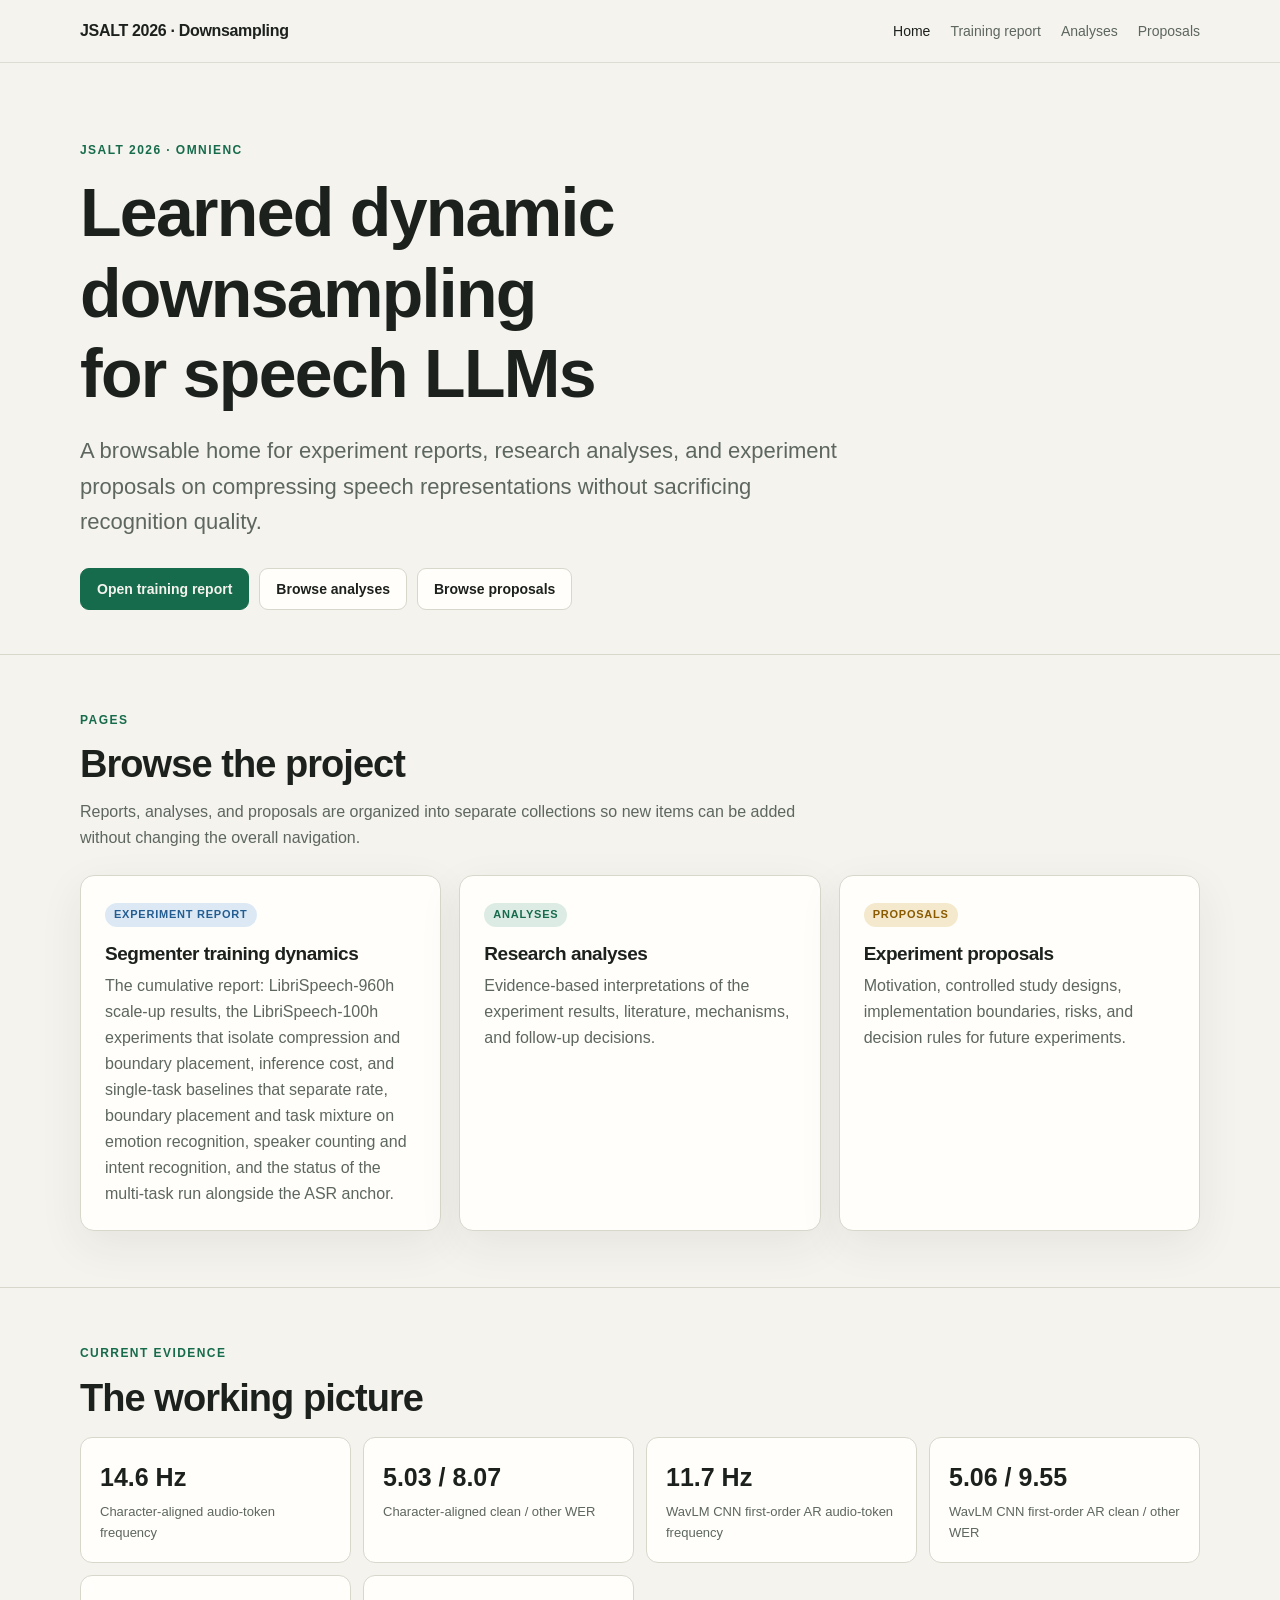
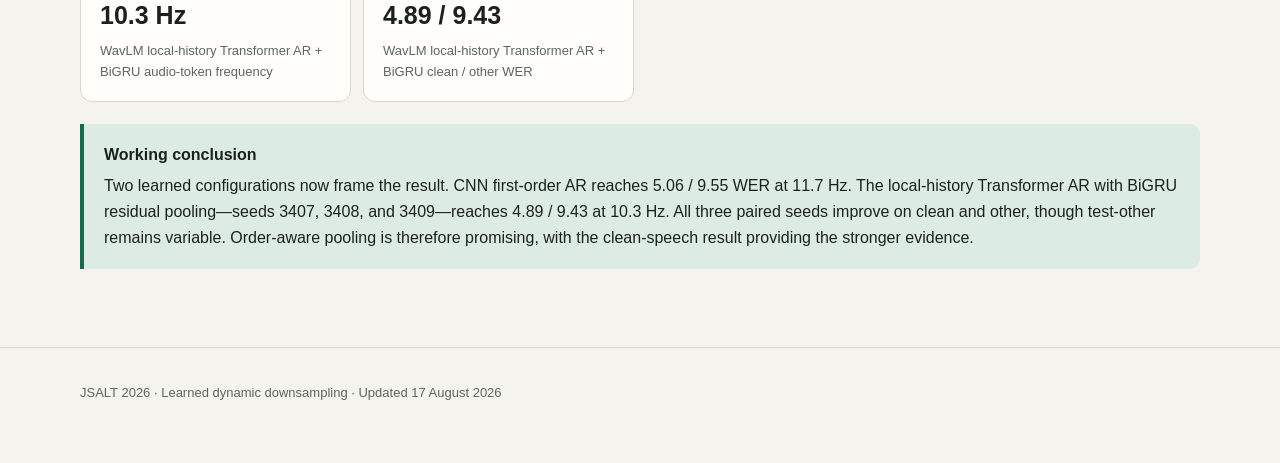
<file: index.html>
<!doctype html>
<html lang="en">
<head>
  <meta charset="utf-8">
  <meta name="viewport" content="width=device-width, initial-scale=1">
  <meta name="description" content="JSALT 2026 research reports on learned dynamic downsampling for speech language models.">
  <title>JSALT 2026 · Speech Downsampling Research</title>
  <link rel="stylesheet" href="assets/site.css">
</head>
<body>
  <nav class="site-nav" aria-label="Primary navigation">
    <div class="nav-inner">
      <a class="brand" href="./">JSALT 2026 · Downsampling</a>
      <div class="nav-links">
        <a href="./" aria-current="page">Home</a>
        <a href="reports/segmenter-training.html">Training report</a>
        <a href="research/">Analyses</a>
        <a href="proposals/">Proposals</a>
      </div>
    </div>
  </nav>

  <main>
    <header class="hero">
      <div class="container">
        <p class="eyebrow">JSALT 2026 · OmniEnc</p>
        <h1>Learned dynamic downsampling for speech LLMs</h1>
        <p class="lede">A browsable home for experiment reports, research analyses, and experiment proposals on compressing speech representations without sacrificing recognition quality.</p>
        <div class="button-row">
          <a class="button primary" href="reports/segmenter-training.html">Open training report</a>
          <a class="button" href="research/">Browse analyses</a>
          <a class="button" href="proposals/">Browse proposals</a>
        </div>
      </div>
    </header>

    <section class="section">
      <div class="container">
        <p class="eyebrow">Pages</p>
        <h2>Browse the project</h2>
        <p class="section-intro">Reports, analyses, and proposals are organized into separate collections so new items can be added without changing the overall navigation.</p>
        <div class="card-grid three">
          <a class="card card-link" href="reports/segmenter-training.html">
            <span class="tag blue">Experiment report</span>
            <h3>Segmenter training dynamics</h3>
            <p>The cumulative report: LibriSpeech-960h scale-up results, the LibriSpeech-100h experiments that isolate compression and boundary placement, inference cost, and single-task baselines that separate rate, boundary placement and task mixture on emotion recognition, speaker counting and intent recognition, and the status of the multi-task run alongside the ASR anchor.</p>
          </a>
          <a class="card card-link" href="research/">
            <span class="tag green">Analyses</span>
            <h3>Research analyses</h3>
            <p>Evidence-based interpretations of the experiment results, literature, mechanisms, and follow-up decisions.</p>
          </a>
          <a class="card card-link" href="proposals/">
            <span class="tag amber">Proposals</span>
            <h3>Experiment proposals</h3>
            <p>Motivation, controlled study designs, implementation boundaries, risks, and decision rules for future experiments.</p>
          </a>
        </div>
      </div>
    </section>

    <section class="section">
      <div class="container">
        <p class="eyebrow">Current evidence</p>
        <h2>The working picture</h2>
        <div class="stat-grid">
          <div class="stat"><strong>14.6 Hz</strong><span>Character-aligned audio-token frequency</span></div>
          <div class="stat"><strong>5.03 / 8.07</strong><span>Character-aligned clean / other WER</span></div>
          <div class="stat"><strong>11.7 Hz</strong><span>WavLM CNN first-order AR audio-token frequency</span></div>
          <div class="stat"><strong>5.06 / 9.55</strong><span>WavLM CNN first-order AR clean / other WER</span></div>
          <div class="stat"><strong>10.3 Hz</strong><span>WavLM local-history Transformer AR + BiGRU audio-token frequency</span></div>
          <div class="stat"><strong>4.89 / 9.43</strong><span>WavLM local-history Transformer AR + BiGRU clean / other WER</span></div>
        </div>
        <div class="callout">
          <strong>Working conclusion</strong>
          <p>Two learned configurations now frame the result. CNN first-order AR reaches 5.06 / 9.55 WER at 11.7 Hz. The local-history Transformer AR with BiGRU residual pooling—seeds 3407, 3408, and 3409—reaches 4.89 / 9.43 at 10.3 Hz. All three paired seeds improve on clean and other, though test-other remains variable. Order-aware pooling is therefore promising, with the clean-speech result providing the stronger evidence.</p>
        </div>
      </div>
    </section>
  </main>

  <footer class="site-footer">
    <div class="container">JSALT 2026 · Learned dynamic downsampling · Updated 17 August 2026</div>
  </footer>
</body>
</html>
</file>
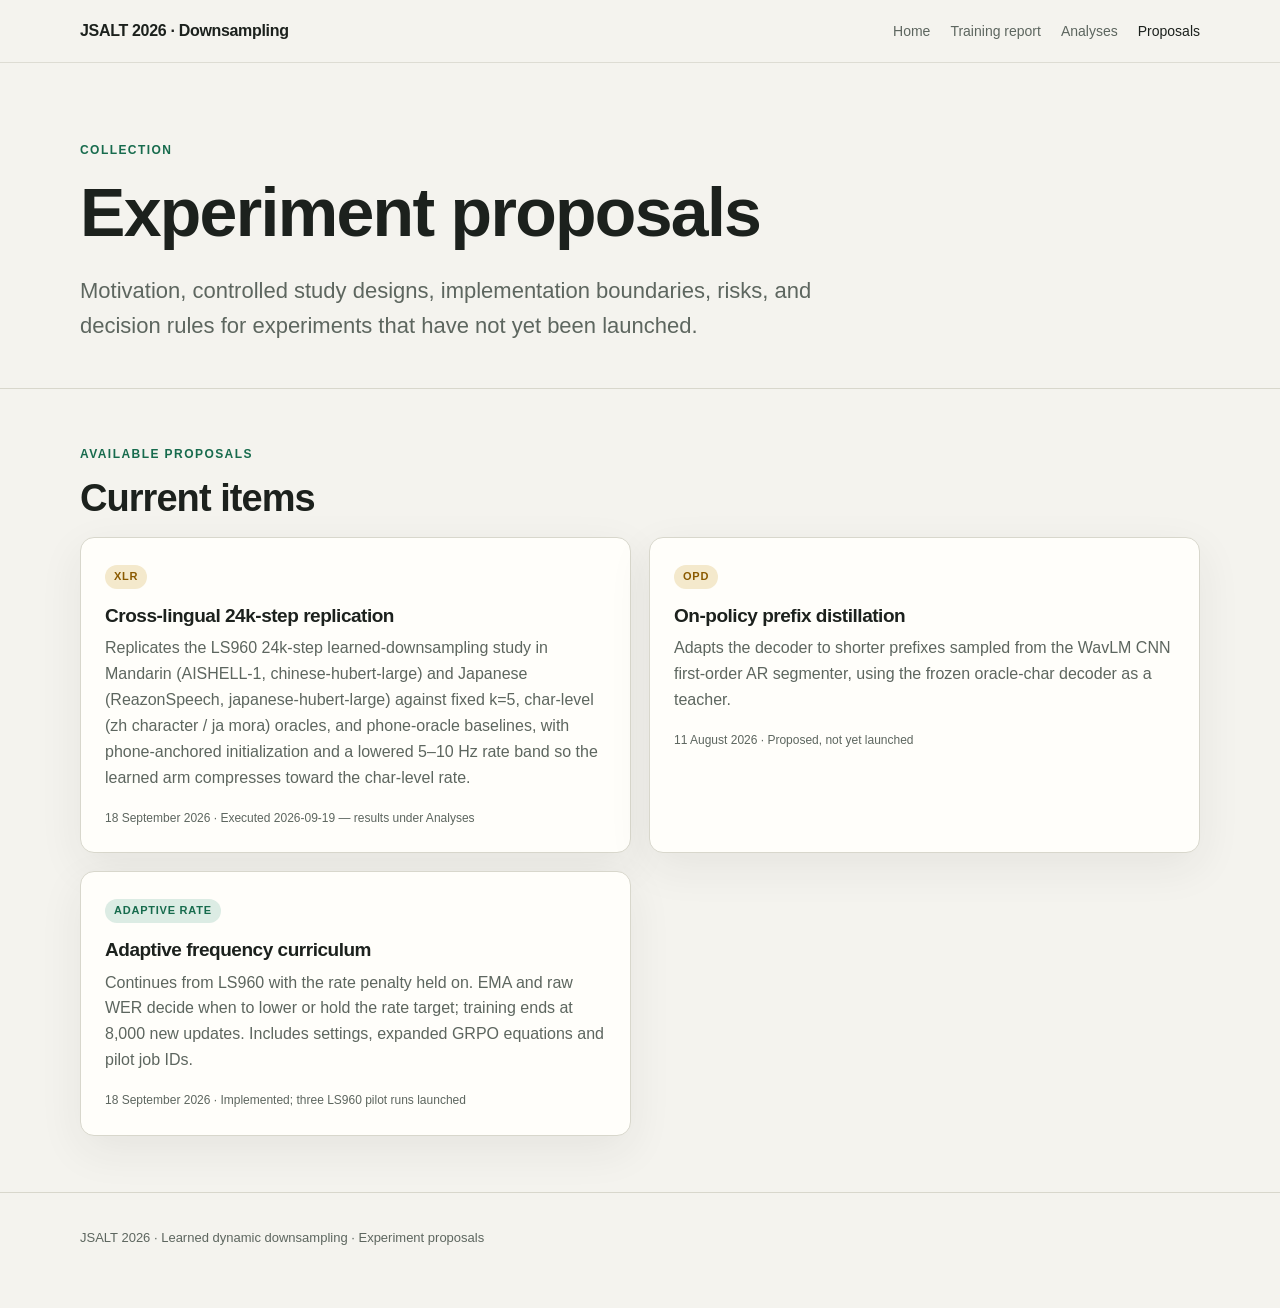
<file: proposals/index.html>
<!doctype html>
<html lang="en">
<head>
  <meta charset="utf-8">
  <meta name="viewport" content="width=device-width, initial-scale=1">
  <meta name="description" content="Experiment proposals for the JSALT 2026 learned speech downsampling project.">
  <title>Proposals · JSALT 2026</title>
  <link rel="stylesheet" href="../assets/site.css">
</head>
<body>
  <nav class="site-nav" aria-label="Primary navigation">
    <div class="nav-inner">
      <a class="brand" href="../index.html">JSALT 2026 · Downsampling</a>
      <div class="nav-links">
        <a href="../index.html">Home</a>
        <a href="../reports/segmenter-training.html">Training report</a>
        <a href="../research/">Analyses</a>
        <a href="./" aria-current="page">Proposals</a>
      </div>
    </div>
  </nav>

  <main>
    <header class="hero">
      <div class="container">
        <p class="eyebrow">Collection</p>
        <h1>Experiment proposals</h1>
        <p class="lede">Motivation, controlled study designs, implementation boundaries, risks, and decision rules for experiments that have not yet been launched.</p>
      </div>
    </header>

    <section class="section">
      <div class="container">
        <p class="eyebrow">Available proposals</p>
        <h2>Current items</h2>
        <div class="card-grid">
          <a class="card card-link" href="xlingual-24k-replication.html">
            <span class="tag amber">XLR</span>
            <h3>Cross-lingual 24k-step replication</h3>
            <p>Replicates the LS960 24k-step learned-downsampling study in Mandarin (AISHELL-1, chinese-hubert-large) and Japanese (ReazonSpeech, japanese-hubert-large) against fixed k=5, char-level (zh character / ja mora) oracles, and phone-oracle baselines, with phone-anchored initialization and a lowered 5–10 Hz rate band so the learned arm compresses toward the char-level rate.</p>
            <p class="item-meta">18 September 2026 · Executed 2026-09-19 — results under Analyses</p>
          </a>
          <a class="card card-link" href="on-policy-prefix-distillation.html">
            <span class="tag amber">OPD</span>
            <h3>On-policy prefix distillation</h3>
            <p>Adapts the decoder to shorter prefixes sampled from the WavLM CNN first-order AR segmenter, using the frozen oracle-char decoder as a teacher.</p>
            <p class="item-meta">11 August 2026 · Proposed, not yet launched</p>
          </a>
          <a class="card card-link" href="adaptive-frequency-curriculum.html">
            <span class="tag green">Adaptive rate</span>
            <h3>Adaptive frequency curriculum</h3>
            <p>Continues from LS960 with the rate penalty held on. EMA and raw WER decide when to lower or hold the rate target; training ends at 8,000 new updates. Includes settings, expanded GRPO equations and pilot job IDs.</p>
            <p class="item-meta">18 September 2026 · Implemented; three LS960 pilot runs launched</p>
          </a>
        </div>
      </div>
    </section>
  </main>

  <footer class="site-footer">
    <div class="container">JSALT 2026 · Learned dynamic downsampling · Experiment proposals</div>
  </footer>
</body>
</html>
</file>
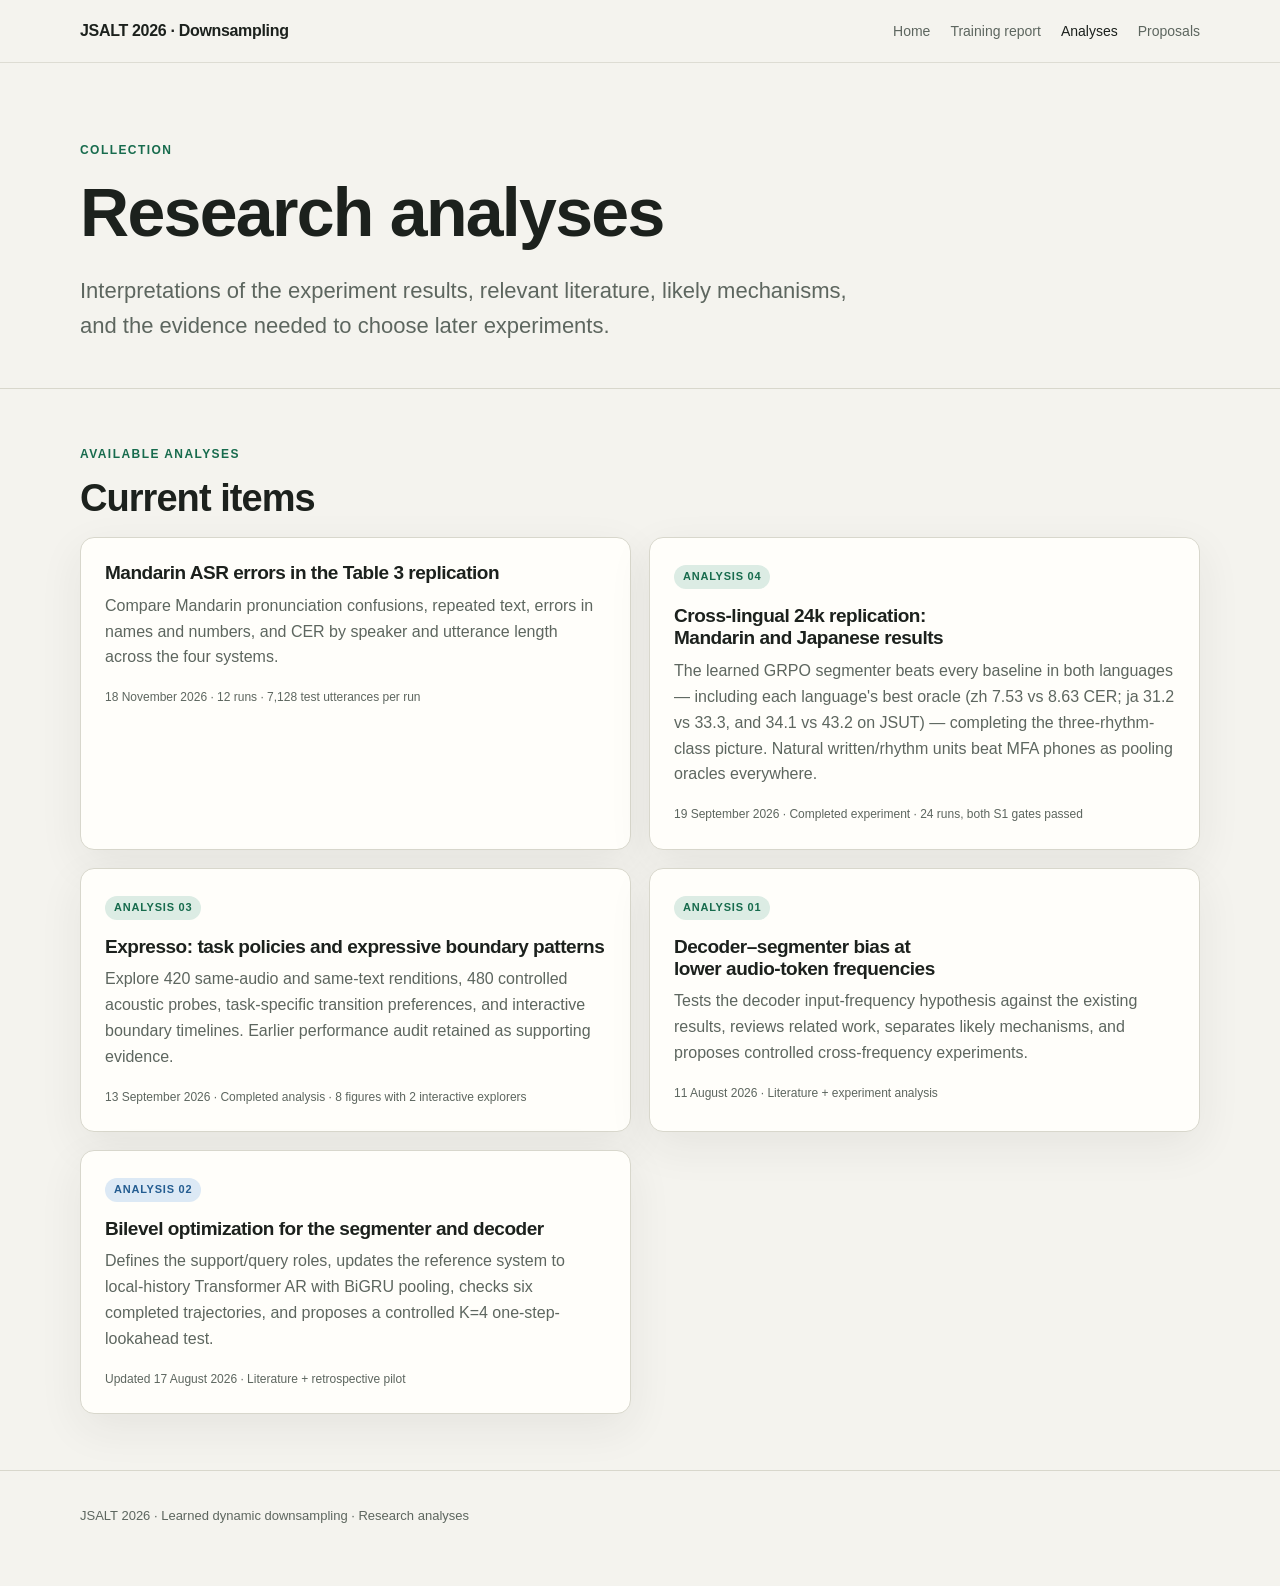
<file: research/index.html>
<!doctype html>
<html lang="en">
<head>
  <meta charset="utf-8">
  <meta name="viewport" content="width=device-width, initial-scale=1">
  <meta name="description" content="Research analyses for the JSALT 2026 learned speech downsampling project.">
  <title>Analyses · JSALT 2026</title>
  <link rel="stylesheet" href="../assets/site.css">
</head>
<body>
  <nav class="site-nav" aria-label="Primary navigation">
    <div class="nav-inner">
      <a class="brand" href="../index.html">JSALT 2026 · Downsampling</a>
      <div class="nav-links">
        <a href="../index.html">Home</a>
        <a href="../reports/segmenter-training.html">Training report</a>
        <a href="./" aria-current="page">Analyses</a>
        <a href="../proposals/">Proposals</a>
      </div>
    </div>
  </nav>

  <main>
    <header class="hero">
      <div class="container">
        <p class="eyebrow">Collection</p>
        <h1>Research analyses</h1>
        <p class="lede">Interpretations of the experiment results, relevant literature, likely mechanisms, and the evidence needed to choose later experiments.</p>
      </div>
    </header>

    <section class="section">
      <div class="container">
        <p class="eyebrow">Available analyses</p>
        <h2>Current items</h2>
        <div class="card-grid">
          <a class="card card-link" href="table3-asr-errors.html">
            <h3>Mandarin ASR errors in the Table 3 replication</h3>
            <p>Compare Mandarin pronunciation confusions, repeated text, errors in names and numbers, and CER by speaker and utterance length across the four systems.</p>
            <p class="item-meta">18 November 2026 · 12 runs · 7,128 test utterances per run</p>
          </a>
          <a class="card card-link" href="xlingual-24k-results.html">
            <span class="tag green">Analysis 04</span>
            <h3>Cross-lingual 24k replication: Mandarin and Japanese results</h3>
            <p>The learned GRPO segmenter beats every baseline in both languages — including each language's best oracle (zh 7.53 vs 8.63 CER; ja 31.2 vs 33.3, and 34.1 vs 43.2 on JSUT) — completing the three-rhythm-class picture. Natural written/rhythm units beat MFA phones as pooling oracles everywhere.</p>
            <p class="item-meta">19 September 2026 · Completed experiment · 24 runs, both S1 gates passed</p>
          </a>
          <a class="card card-link" href="nonasr-task-boundaries.html">
            <span class="tag green">Analysis 03</span>
            <h3>Expresso: task policies and expressive boundary patterns</h3>
            <p>Explore 420 same-audio and same-text renditions, 480 controlled acoustic probes, task-specific transition preferences, and interactive boundary timelines. Earlier performance audit retained as supporting evidence.</p>
            <p class="item-meta">13 September 2026 · Completed analysis · 8 figures with 2 interactive explorers</p>
          </a>

          <a class="card card-link" href="decoder-segmenter-bias.html">
            <span class="tag green">Analysis 01</span>
            <h3>Decoder–segmenter bias at lower audio-token frequencies</h3>
            <p>Tests the decoder input-frequency hypothesis against the existing results, reviews related work, separates likely mechanisms, and proposes controlled cross-frequency experiments.</p>
            <p class="item-meta">11 August 2026 · Literature + experiment analysis</p>
          </a>
          <a class="card card-link" href="bilevel-segmenter-decoder.html">
            <span class="tag blue">Analysis 02</span>
            <h3>Bilevel optimization for the segmenter and decoder</h3>
            <p>Defines the support/query roles, updates the reference system to local-history Transformer AR with BiGRU pooling, checks six completed trajectories, and proposes a controlled K=4 one-step-lookahead test.</p>
            <p class="item-meta">Updated 17 August 2026 · Literature + retrospective pilot</p>
          </a>
        </div>
      </div>
    </section>
  </main>

  <footer class="site-footer">
    <div class="container">JSALT 2026 · Learned dynamic downsampling · Research analyses</div>
  </footer>
</body>
</html>
</file>
<file: assets/site.css>
:root {
  color-scheme: light;
  --bg: #f4f3ee;
  --surface: #fffefa;
  --surface-2: #ebe9df;
  --text: #1c211d;
  --muted: #5d665f;
  --border: #d8d7cc;
  --accent: #176b4d;
  --accent-soft: #dcece4;
  --blue: #245d91;
  --blue-soft: #dce9f5;
  --amber: #8a5a00;
  --amber-soft: #f4e9cc;
  --red: #934239;
  --red-soft: #f4dfdb;
  --shadow: 0 14px 45px rgba(42, 45, 39, 0.07);
}

@media (prefers-color-scheme: dark) {
  :root {
    color-scheme: dark;
    --bg: #121512;
    --surface: #191d1a;
    --surface-2: #242a25;
    --text: #edf1ed;
    --muted: #aab5ac;
    --border: #343c36;
    --accent: #6ac79e;
    --accent-soft: #183c2c;
    --blue: #81b8e8;
    --blue-soft: #1a3349;
    --amber: #edbd66;
    --amber-soft: #493817;
    --red: #e59489;
    --red-soft: #492824;
    --shadow: 0 14px 45px rgba(0, 0, 0, 0.2);
  }
}

* { box-sizing: border-box; }

html {
  scroll-behavior: smooth;
  scroll-padding-top: 84px;
}

body {
  margin: 0;
  background: var(--bg);
  color: var(--text);
  font: 16px/1.62 ui-sans-serif, -apple-system, BlinkMacSystemFont, "Segoe UI", sans-serif;
  -webkit-font-smoothing: antialiased;
}

a { color: var(--accent); }
a:hover { text-decoration-thickness: 2px; }

.site-nav {
  position: sticky;
  top: 0;
  z-index: 20;
  border-bottom: 1px solid color-mix(in srgb, var(--border) 80%, transparent);
  background: color-mix(in srgb, var(--bg) 88%, transparent);
  backdrop-filter: blur(14px);
}

.nav-inner {
  width: min(1120px, calc(100% - 40px));
  min-height: 62px;
  margin: auto;
  display: flex;
  align-items: center;
  gap: 24px;
}

.brand {
  margin-right: auto;
  color: var(--text);
  font-weight: 730;
  letter-spacing: -0.02em;
  text-decoration: none;
}

.nav-links { display: flex; gap: 20px; }
.nav-links a { color: var(--muted); font-size: 14px; text-decoration: none; }
.nav-links a:hover, .nav-links a[aria-current="page"] { color: var(--text); }

.container {
  width: min(1120px, calc(100% - 40px));
  margin: auto;
}

.hero {
  padding: 78px 0 44px;
  border-bottom: 1px solid var(--border);
}

.eyebrow {
  margin: 0 0 12px;
  color: var(--accent);
  font-size: 12px;
  font-weight: 760;
  letter-spacing: 0.12em;
  text-transform: uppercase;
}

h1, h2, h3 {
  line-height: 1.18;
  letter-spacing: -0.025em;
  text-wrap: balance;
}

h1 { max-width: 900px; margin: 0; font-size: clamp(36px, 6vw, 68px); }
h2 { margin: 0 0 16px; font-size: clamp(27px, 3vw, 38px); }
h3 { margin: 0 0 8px; font-size: 19px; }

.lede {
  max-width: 780px;
  margin: 20px 0 0;
  color: var(--muted);
  font-size: clamp(18px, 2vw, 22px);
}

.meta { margin-top: 22px; color: var(--muted); font-size: 13px; }

.button-row { display: flex; flex-wrap: wrap; gap: 10px; margin-top: 28px; }
.button {
  display: inline-flex;
  align-items: center;
  min-height: 42px;
  padding: 0 16px;
  border: 1px solid var(--border);
  border-radius: 9px;
  background: var(--surface);
  color: var(--text);
  font-size: 14px;
  font-weight: 680;
  text-decoration: none;
}
.button.primary { border-color: var(--accent); background: var(--accent); color: var(--bg); }

.section { padding: 56px 0; border-bottom: 1px solid var(--border); }
.section-intro { max-width: 760px; margin: -4px 0 24px; color: var(--muted); }

.card-grid { display: grid; grid-template-columns: repeat(2, 1fr); gap: 18px; }
.card-grid.three { grid-template-columns: repeat(3, 1fr); }
.card {
  min-width: 0;
  padding: 24px;
  border: 1px solid var(--border);
  border-radius: 14px;
  background: var(--surface);
  box-shadow: var(--shadow);
}
.card p { margin: 8px 0 0; color: var(--muted); }
.card .tag { margin-bottom: 16px; }
.card .item-meta { margin-top: 18px; font-size: 12px; }
.card-link { display: block; color: inherit; text-decoration: none; }
.card-link:hover { border-color: var(--accent); transform: translateY(-1px); }

.tag {
  display: inline-flex;
  padding: 3px 9px;
  border-radius: 999px;
  background: var(--surface-2);
  color: var(--muted);
  font-size: 11px;
  font-weight: 760;
  letter-spacing: 0.07em;
  text-transform: uppercase;
}
.tag.green { background: var(--accent-soft); color: var(--accent); }
.tag.blue { background: var(--blue-soft); color: var(--blue); }
.tag.amber { background: var(--amber-soft); color: var(--amber); }

.stat-grid { display: grid; grid-template-columns: repeat(4, 1fr); gap: 12px; }
.stat {
  padding: 19px;
  border: 1px solid var(--border);
  border-radius: 12px;
  background: var(--surface);
}
.stat strong { display: block; font-size: 25px; font-variant-numeric: tabular-nums; }
.stat span { display: block; margin-top: 4px; color: var(--muted); font-size: 13px; }

.callout {
  margin: 22px 0;
  padding: 18px 20px;
  border-left: 4px solid var(--accent);
  border-radius: 0 10px 10px 0;
  background: var(--accent-soft);
}
.callout.amber { border-color: var(--amber); background: var(--amber-soft); }
.callout.red { border-color: var(--red); background: var(--red-soft); }
.callout p { margin: 5px 0 0; }

.prose { max-width: 820px; }
.prose p { margin: 0 0 18px; }
.prose li + li { margin-top: 8px; }

.split { display: grid; grid-template-columns: 220px minmax(0, 820px); gap: 42px; align-items: start; }
.toc { position: sticky; top: 88px; padding: 16px; border-left: 2px solid var(--border); }
.toc strong { display: block; margin-bottom: 9px; font-size: 12px; letter-spacing: .08em; text-transform: uppercase; }
.toc a { display: block; padding: 4px 0; color: var(--muted); font-size: 13px; text-decoration: none; }
.toc a:hover { color: var(--text); }

.table-wrap { overflow-x: auto; margin: 22px 0; border: 1px solid var(--border); border-radius: 12px; }
table { width: 100%; border-collapse: collapse; background: var(--surface); font-size: 14px; }
caption { padding: 11px 14px; color: var(--muted); font-size: 13px; text-align: left; caption-side: bottom; }
th, td { padding: 12px 14px; border-bottom: 1px solid var(--border); text-align: left; vertical-align: top; }
tr:last-child td { border-bottom: 0; }
th { color: var(--muted); font-size: 11px; letter-spacing: .07em; text-transform: uppercase; }

.analysis-figure { margin: 28px 0; }
.analysis-figure img {
  display: block;
  width: 100%;
  height: auto;
  border: 1px solid var(--border);
  border-radius: 12px;
  background: white;
}
.analysis-figure figcaption { margin-top: 10px; color: var(--muted); font-size: 13px; }

.steps { list-style: none; margin: 24px 0; padding: 0; counter-reset: step; }
.steps li { position: relative; margin: 0 0 14px; padding: 18px 20px 18px 64px; border: 1px solid var(--border); border-radius: 12px; background: var(--surface); }
.steps li::before {
  counter-increment: step;
  content: counter(step);
  position: absolute;
  top: 17px;
  left: 18px;
  width: 28px;
  height: 28px;
  display: grid;
  place-items: center;
  border-radius: 50%;
  background: var(--accent-soft);
  color: var(--accent);
  font-weight: 800;
}
.steps strong { display: block; margin-bottom: 4px; }
.steps p { margin: 0; color: var(--muted); }

code, .math {
  font-family: ui-monospace, "SFMono-Regular", Consolas, monospace;
  font-size: .92em;
}
.equation { overflow-x: auto; margin: 14px 0; padding: 14px 16px; border-radius: 9px; background: var(--surface-2); }
.equation mjx-container[display="true"] { margin: 0 !important; }
mjx-container { max-width: 100%; }

details { margin: 16px 0; padding: 16px 18px; border: 1px solid var(--border); border-radius: 10px; background: var(--surface); }
summary { cursor: pointer; font-weight: 720; }

.references { padding-left: 20px; font-size: 14px; }
.references li + li { margin-top: 8px; }

.site-footer { padding: 34px 0 60px; color: var(--muted); font-size: 13px; }

.report-shell { height: 100vh; display: flex; flex-direction: column; overflow: hidden; }
.report-bar {
  flex: 0 0 auto;
  min-height: 52px;
  padding: 8px 18px;
  display: flex;
  align-items: center;
  gap: 16px;
  border-bottom: 1px solid var(--border);
  background: var(--bg);
  overflow-x: auto;
}
.report-bar strong { margin-right: auto; font-size: 14px; }
.report-bar a { color: var(--muted); font-size: 13px; text-decoration: none; }
.report-bar a:hover, .report-bar a[aria-current="page"] { color: var(--text); }
.report-bar strong, .report-bar a { flex: 0 0 auto; white-space: nowrap; }
.sub-tabs {
  flex: 0 0 auto;
  display: flex;
  gap: 6px;
  padding: 7px 18px;
  overflow-x: auto;
  background: var(--surface);
  border-bottom: 1px solid var(--border);
}
.sub-tabs a {
  flex: 0 0 auto;
  white-space: nowrap;
  padding: 5px 11px;
  border-radius: 7px;
  color: var(--muted);
  font-size: 13px;
  text-decoration: none;
}
.sub-tabs a:hover, .sub-tabs a[aria-current="page"] {
  background: var(--accent-soft);
  color: var(--accent);
  font-weight: 650;
}
.report-frame { width: 100%; height: 100%; border: 0; background: var(--surface); }

@media (max-width: 850px) {
  .card-grid.three, .stat-grid { grid-template-columns: repeat(2, 1fr); }
  .split { grid-template-columns: 1fr; }
  .toc { position: static; display: none; }
}

@media (max-width: 620px) {
  .nav-inner, .container { width: min(100% - 28px, 1120px); }
  .nav-links a:not([aria-current="page"]) { display: none; }
  .hero { padding-top: 48px; }
  .card-grid, .card-grid.three, .stat-grid { grid-template-columns: 1fr; }
  .card { padding: 20px; }
  .report-bar span { display: none; }
  .sub-tabs { gap: 3px; padding: 6px 12px; }
  .sub-tabs a { padding: 4px 8px; font-size: 12px; }
}

@media print {
  .site-nav, .toc, .button-row { display: none; }
  body { background: white; color: black; }
  .container { width: 100%; }
  .hero { padding-top: 0; }
  .card, .stat, details { box-shadow: none; break-inside: avoid; }
}
</file>
